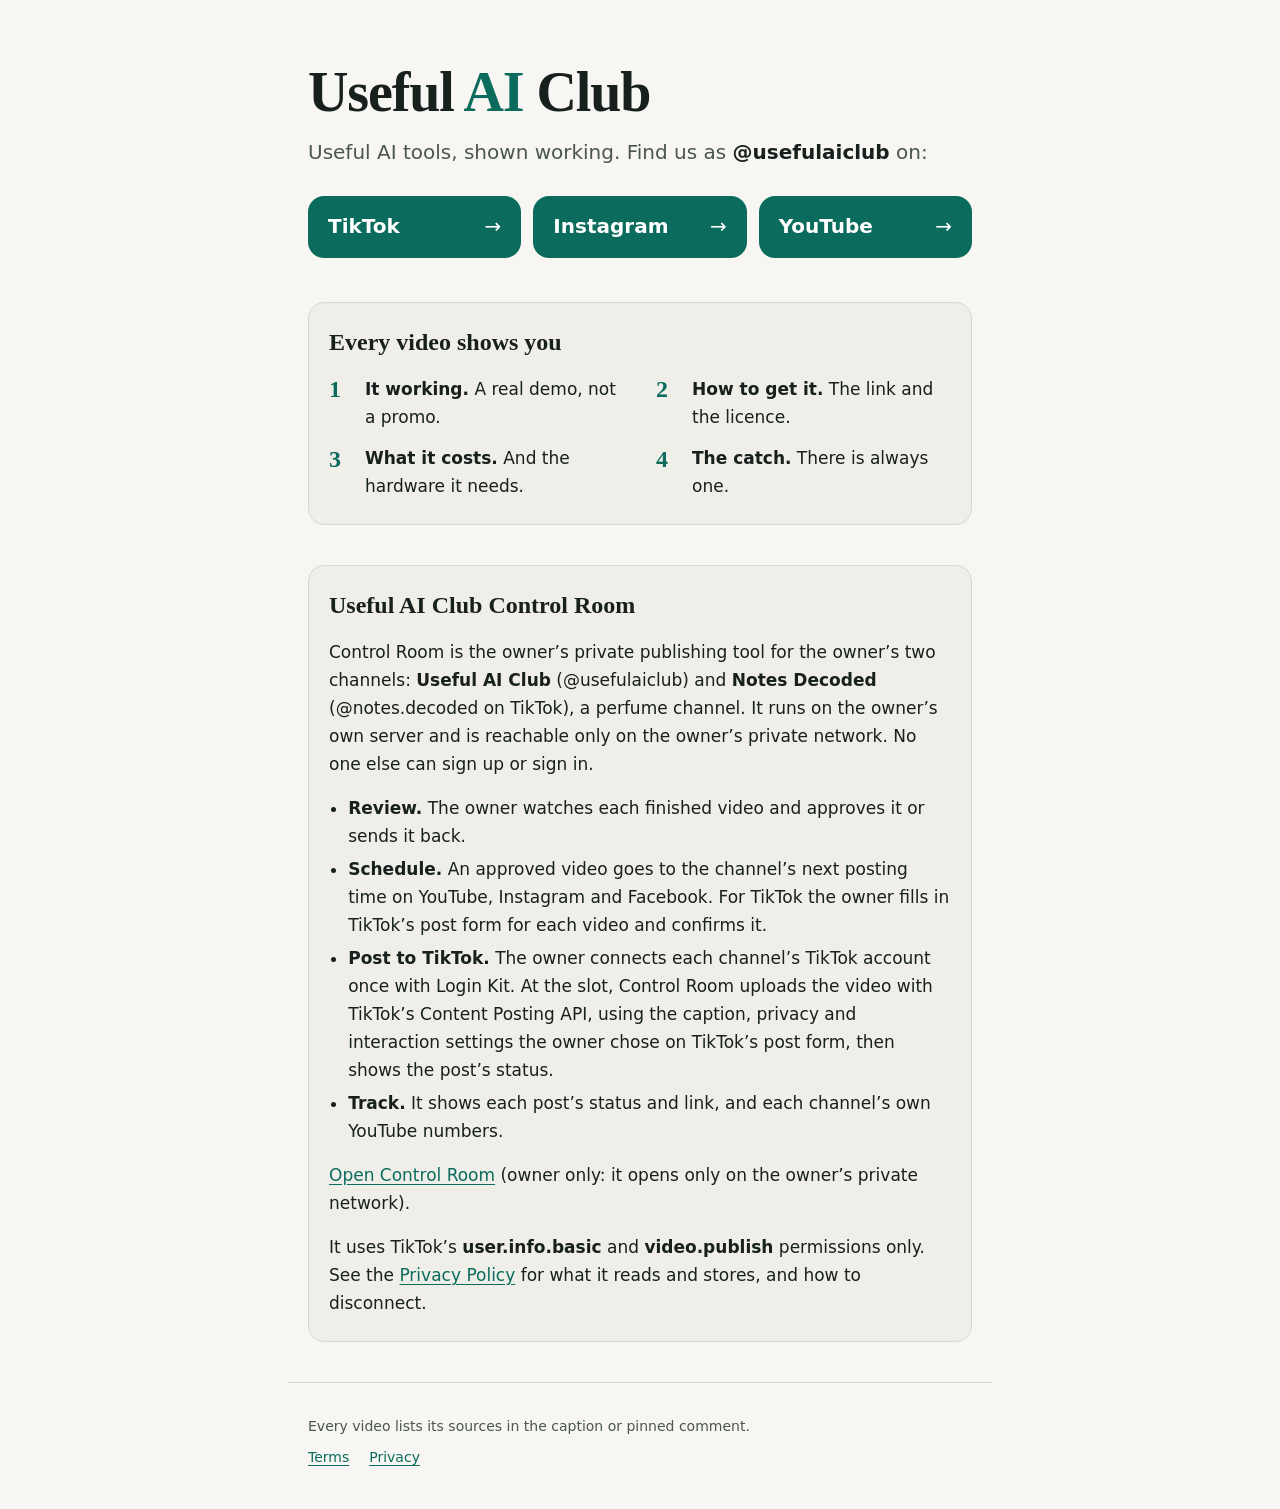
<file: index.html>
<!doctype html>
<html lang="en-GB">
<head>
<meta charset="utf-8">
<meta name="viewport" content="width=device-width,initial-scale=1">
<title>Useful AI Club</title>
<meta name="description" content="Useful AI tools, shown working. What it does, what it costs, and the catch.">
<link rel="icon" href="data:image/svg+xml,%3Csvg xmlns='http://www.w3.org/2000/svg' viewBox='0 0 32 32'%3E%3Crect width='32' height='32' rx='7' fill='%230b6b5c'/%3E%3Ctext x='16' y='21.5' font-family='Georgia,serif' font-size='15' font-weight='700' text-anchor='middle' fill='%23fff'%3EAI%3C/text%3E%3C/svg%3E">
<link rel="stylesheet" href="style.css">
</head>
<body>
<header>
<h1 class="mark">Useful <span>AI</span> Club</h1>
<p class="tag">Useful AI tools, shown working. Find us as <b>@usefulaiclub</b> on:</p>
</header>
<main>
<ul class="links">
<li><a class="btn" href="https://www.tiktok.com/@usefulaiclub">TikTok</a></li>
<li><a class="btn" href="https://www.instagram.com/usefulaiclub">Instagram</a></li>
<li><a class="btn" href="https://www.youtube.com/@usefulaiclub">YouTube</a></li>
</ul>
<section class="promise" aria-labelledby="promise-h">
<h2 id="promise-h">Every video shows you</h2>
<ol>
<li><b>It working.</b> A real demo, not a promo.</li>
<li><b>How to get it.</b> The link and the licence.</li>
<li><b>What it costs.</b> And the hardware it needs.</li>
<li><b>The catch.</b> There is always one.</li>
</ol>
</section>
<section class="promise app" id="control-room" aria-labelledby="app-h">
<h2 id="app-h">Useful AI Club Control Room</h2>
<p>Control Room is the owner&rsquo;s private publishing tool for the owner&rsquo;s two channels: <b>Useful AI Club</b> (@usefulaiclub) and <b>Notes Decoded</b> (@notes.decoded on TikTok), a perfume channel. It runs on the owner&rsquo;s own server and is reachable only on the owner&rsquo;s private network. No one else can sign up or sign in.</p>
<ul>
<li><b>Review.</b> The owner watches each finished video and approves it or sends it back.</li>
<li><b>Schedule.</b> An approved video goes to the channel&rsquo;s next posting time on YouTube, Instagram and Facebook. For TikTok the owner fills in TikTok&rsquo;s post form for each video and confirms it.</li>
<li><b>Post to TikTok.</b> The owner connects each channel&rsquo;s TikTok account once with Login Kit. At the slot, Control Room uploads the video with TikTok&rsquo;s Content Posting API, using the caption, privacy and interaction settings the owner chose on TikTok&rsquo;s post form, then shows the post&rsquo;s status.</li>
<li><b>Track.</b> It shows each post&rsquo;s status and link, and each channel&rsquo;s own YouTube numbers.</li>
</ul>
<p><a href="https://ai-shorts-box.tail03f673.ts.net/v2/channels.html">Open Control Room</a> (owner only: it opens only on the owner&rsquo;s private network).</p>
<p>It uses TikTok&rsquo;s <b>user.info.basic</b> and <b>video.publish</b> permissions only. See the <a href="privacy.html#tiktok">Privacy Policy</a> for what it reads and stores, and how to disconnect.</p>
</section>
</main>
<footer>
<p>Every video lists its sources in the caption or pinned comment.</p>
<nav aria-label="Legal"><a href="terms.html">Terms</a><a href="privacy.html">Privacy</a></nav>
</footer>
</body>
</html>
</file>
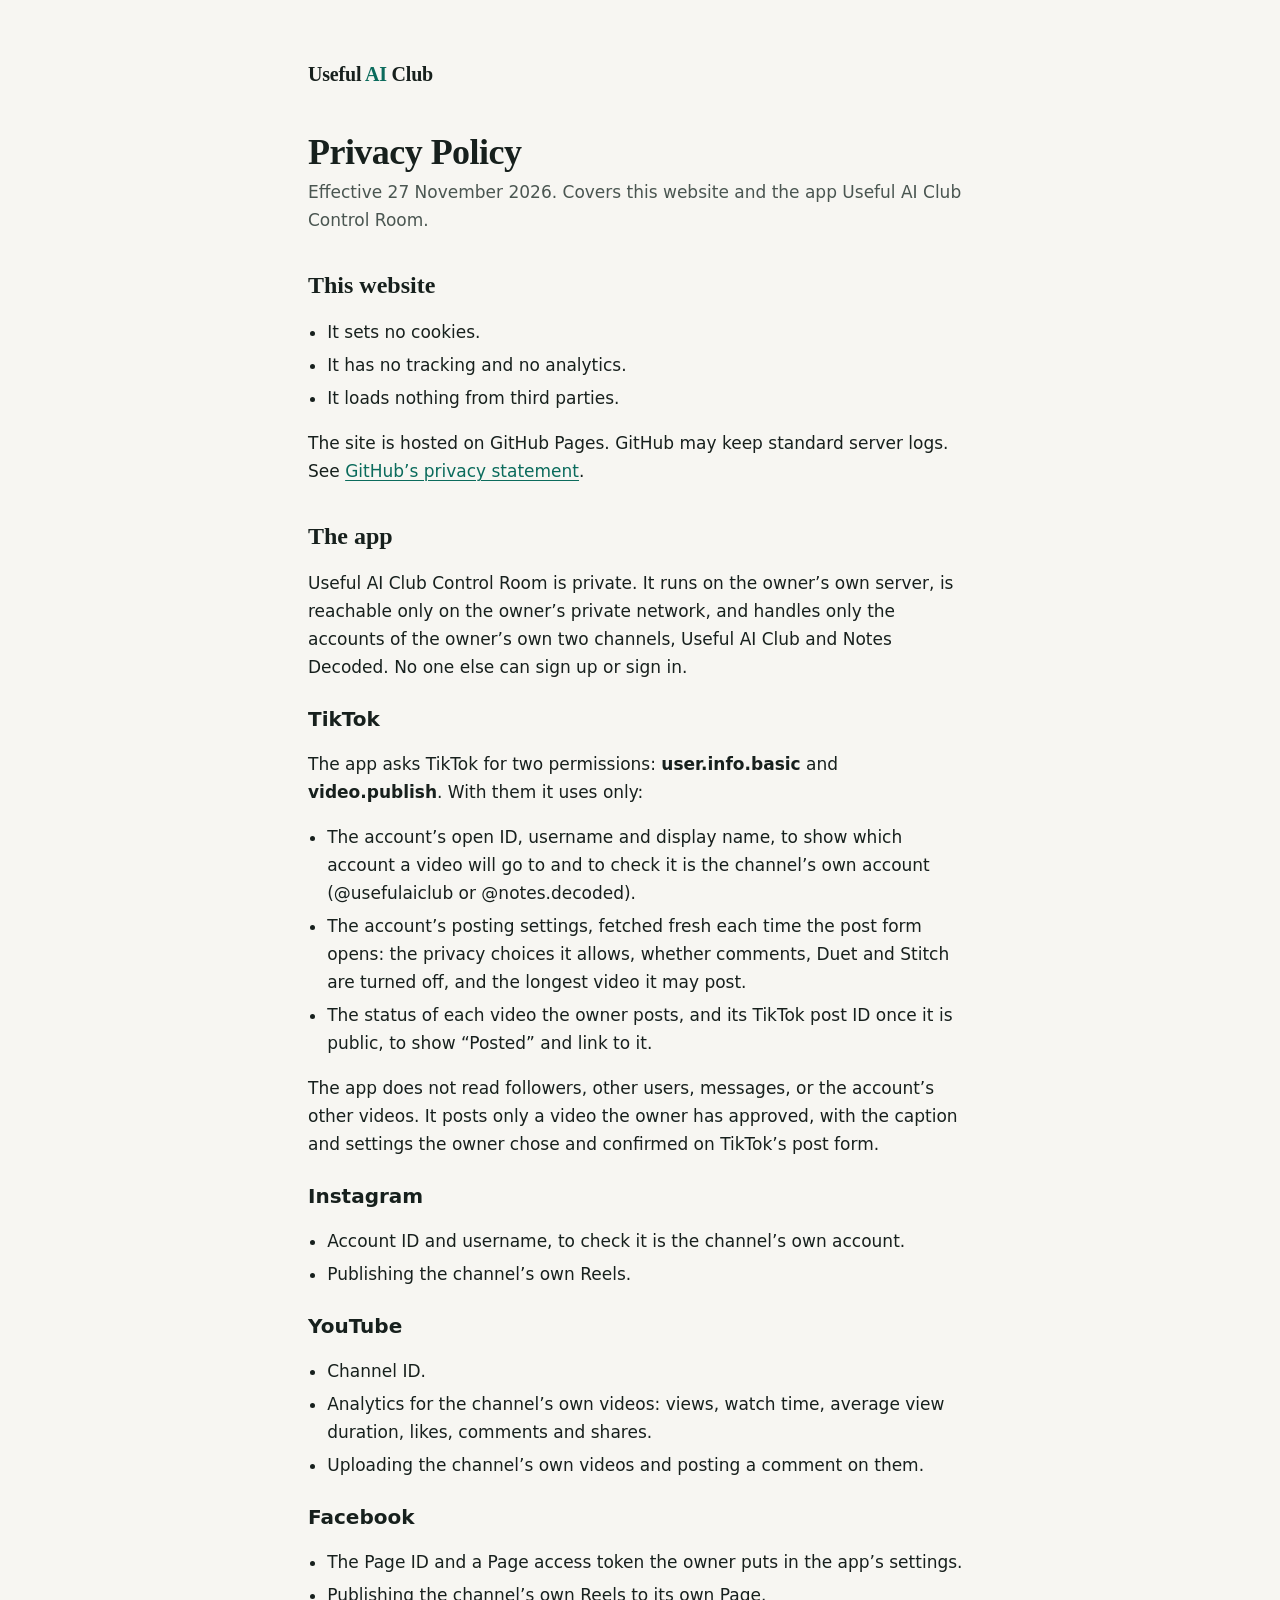
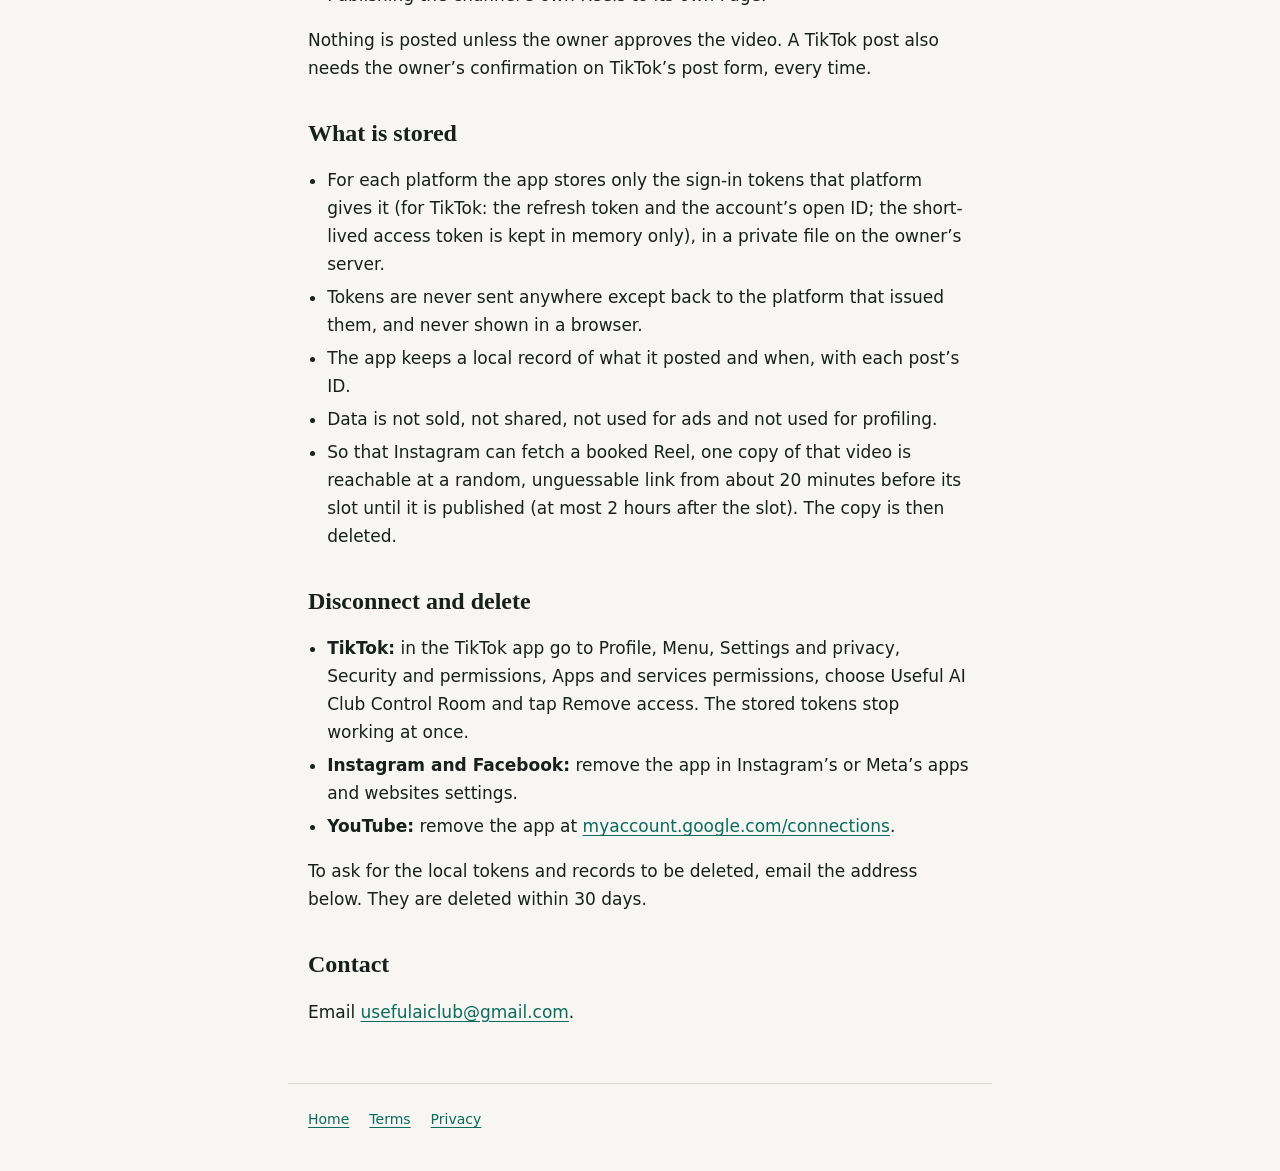
<file: privacy.html>
<!doctype html>
<html lang="en-GB">
<head>
<meta charset="utf-8">
<meta name="viewport" content="width=device-width,initial-scale=1">
<title>Privacy Policy | Useful AI Club</title>
<meta name="description" content="Privacy Policy for the Useful AI Club website and Control Room app.">
<link rel="icon" href="data:image/svg+xml,%3Csvg xmlns='http://www.w3.org/2000/svg' viewBox='0 0 32 32'%3E%3Crect width='32' height='32' rx='7' fill='%230b6b5c'/%3E%3Ctext x='16' y='21.5' font-family='Georgia,serif' font-size='15' font-weight='700' text-anchor='middle' fill='%23fff'%3EAI%3C/text%3E%3C/svg%3E">
<link rel="stylesheet" href="style.css">
</head>
<body>
<header><a class="mark" href="./">Useful <span>AI</span> Club</a></header>
<main>
<h1>Privacy Policy</h1>
<p class="meta">Effective 27 November 2026. Covers this website and the app Useful AI Club Control Room.</p>

<h2>This website</h2>
<ul>
<li>It sets no cookies.</li>
<li>It has no tracking and no analytics.</li>
<li>It loads nothing from third parties.</li>
</ul>
<p>The site is hosted on GitHub Pages. GitHub may keep standard server logs. See <a href="https://docs.github.com/en/site-policy/privacy-policies/github-general-privacy-statement">GitHub&rsquo;s privacy statement</a>.</p>

<h2>The app</h2>
<p>Useful AI Club Control Room is private. It runs on the owner&rsquo;s own server, is reachable only on the owner&rsquo;s private network, and handles only the accounts of the owner&rsquo;s own two channels, Useful AI Club and Notes Decoded. No one else can sign up or sign in.</p>

<h3 id="tiktok">TikTok</h3>
<p>The app asks TikTok for two permissions: <b>user.info.basic</b> and <b>video.publish</b>. With them it uses only:</p>
<ul>
<li>The account&rsquo;s open ID, username and display name, to show which account a video will go to and to check it is the channel&rsquo;s own account (@usefulaiclub or @notes.decoded).</li>
<li>The account&rsquo;s posting settings, fetched fresh each time the post form opens: the privacy choices it allows, whether comments, Duet and Stitch are turned off, and the longest video it may post.</li>
<li>The status of each video the owner posts, and its TikTok post ID once it is public, to show &ldquo;Posted&rdquo; and link to it.</li>
</ul>
<p>The app does not read followers, other users, messages, or the account&rsquo;s other videos. It posts only a video the owner has approved, with the caption and settings the owner chose and confirmed on TikTok&rsquo;s post form.</p>

<h3>Instagram</h3>
<ul>
<li>Account ID and username, to check it is the channel&rsquo;s own account.</li>
<li>Publishing the channel&rsquo;s own Reels.</li>
</ul>

<h3>YouTube</h3>
<ul>
<li>Channel ID.</li>
<li>Analytics for the channel&rsquo;s own videos: views, watch time, average view duration, likes, comments and shares.</li>
<li>Uploading the channel&rsquo;s own videos and posting a comment on them.</li>
</ul>
<h3>Facebook</h3>
<ul>
<li>The Page ID and a Page access token the owner puts in the app&rsquo;s settings.</li>
<li>Publishing the channel&rsquo;s own Reels to its own Page.</li>
</ul>

<p>Nothing is posted unless the owner approves the video. A TikTok post also needs the owner&rsquo;s confirmation on TikTok&rsquo;s post form, every time.</p>

<h2 id="storage">What is stored</h2>
<ul>
<li>For each platform the app stores only the sign-in tokens that platform gives it (for TikTok: the refresh token and the account&rsquo;s open ID; the short-lived access token is kept in memory only), in a private file on the owner&rsquo;s server.</li>
<li>Tokens are never sent anywhere except back to the platform that issued them, and never shown in a browser.</li>
<li>The app keeps a local record of what it posted and when, with each post&rsquo;s ID.</li>
<li>Data is not sold, not shared, not used for ads and not used for profiling.</li>
<li>So that Instagram can fetch a booked Reel, one copy of that video is reachable at a random, unguessable link from about 20 minutes before its slot until it is published (at most 2 hours after the slot). The copy is then deleted.</li>
</ul>

<h2 id="data-deletion">Disconnect and delete</h2>
<ul>
<li><b>TikTok:</b> in the TikTok app go to Profile, Menu, Settings and privacy, Security and permissions, Apps and services permissions, choose Useful AI Club Control Room and tap Remove access. The stored tokens stop working at once.</li>
<li><b>Instagram and Facebook:</b> remove the app in Instagram&rsquo;s or Meta&rsquo;s apps and websites settings.</li>
<li><b>YouTube:</b> remove the app at <a href="https://myaccount.google.com/connections">myaccount.google.com/connections</a>.</li>
</ul>
<p>To ask for the local tokens and records to be deleted, email the address below. They are deleted within 30 days.</p>

<h2>Contact</h2>
<p>Email <a href="mailto:usefulaiclub@gmail.com">usefulaiclub@gmail.com</a>.</p>
</main>
<footer>
<nav aria-label="Legal"><a href="./">Home</a><a href="terms.html">Terms</a><a href="privacy.html">Privacy</a></nav>
</footer>
</body>
</html>
</file>
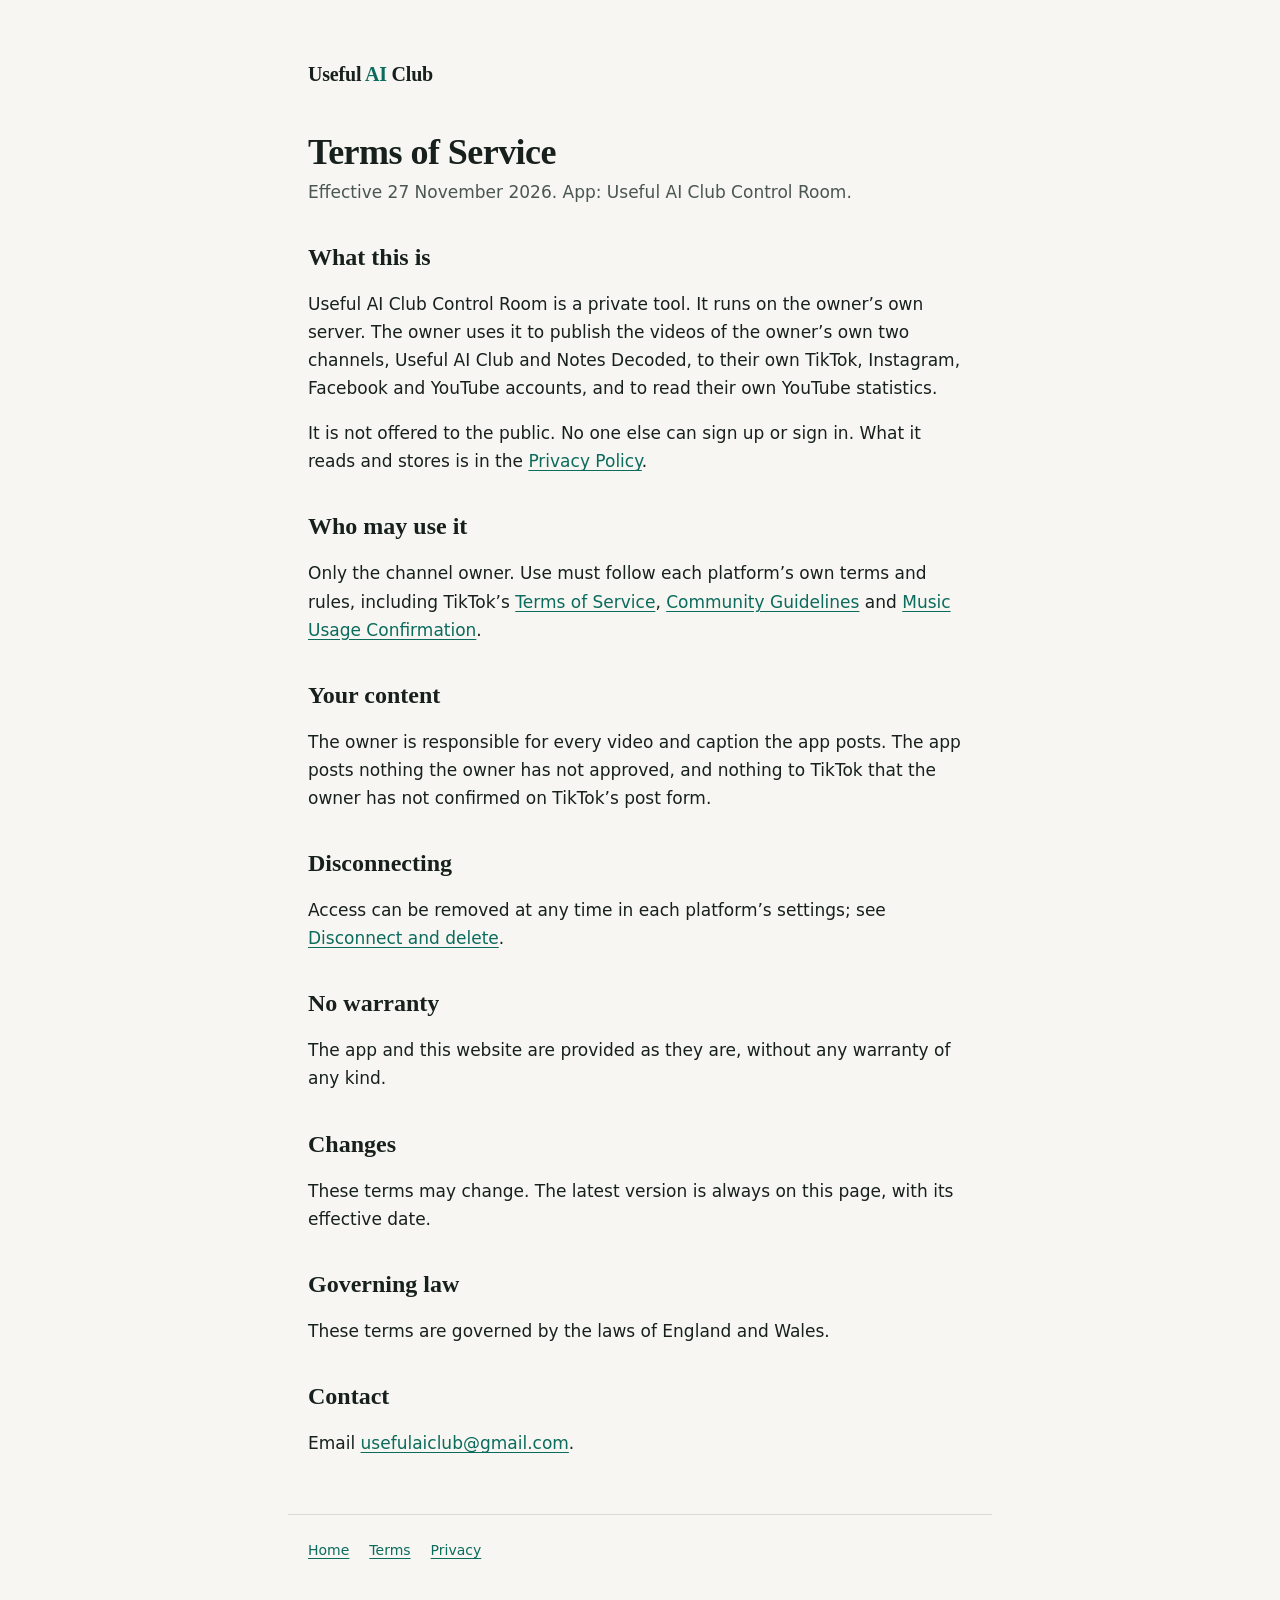
<file: terms.html>
<!doctype html>
<html lang="en-GB">
<head>
<meta charset="utf-8">
<meta name="viewport" content="width=device-width,initial-scale=1">
<title>Terms of Service | Useful AI Club</title>
<meta name="description" content="Terms of Service for the Useful AI Club Control Room app.">
<link rel="icon" href="data:image/svg+xml,%3Csvg xmlns='http://www.w3.org/2000/svg' viewBox='0 0 32 32'%3E%3Crect width='32' height='32' rx='7' fill='%230b6b5c'/%3E%3Ctext x='16' y='21.5' font-family='Georgia,serif' font-size='15' font-weight='700' text-anchor='middle' fill='%23fff'%3EAI%3C/text%3E%3C/svg%3E">
<link rel="stylesheet" href="style.css">
</head>
<body>
<header><a class="mark" href="./">Useful <span>AI</span> Club</a></header>
<main>
<h1>Terms of Service</h1>
<p class="meta">Effective 27 November 2026. App: Useful AI Club Control Room.</p>

<h2>What this is</h2>
<p>Useful AI Club Control Room is a private tool. It runs on the owner&rsquo;s own server. The owner uses it to publish the videos of the owner&rsquo;s own two channels, Useful AI Club and Notes Decoded, to their own TikTok, Instagram, Facebook and YouTube accounts, and to read their own YouTube statistics.</p>
<p>It is not offered to the public. No one else can sign up or sign in. What it reads and stores is in the <a href="privacy.html">Privacy Policy</a>.</p>

<h2>Who may use it</h2>
<p>Only the channel owner. Use must follow each platform&rsquo;s own terms and rules, including TikTok&rsquo;s <a href="https://www.tiktok.com/legal/page/global/terms-of-service/en">Terms of Service</a>, <a href="https://www.tiktok.com/community-guidelines">Community Guidelines</a> and <a href="https://www.tiktok.com/legal/page/global/music-usage-confirmation/en">Music Usage Confirmation</a>.</p>

<h2>Your content</h2>
<p>The owner is responsible for every video and caption the app posts. The app posts nothing the owner has not approved, and nothing to TikTok that the owner has not confirmed on TikTok&rsquo;s post form.</p>

<h2>Disconnecting</h2>
<p>Access can be removed at any time in each platform&rsquo;s settings; see <a href="privacy.html#data-deletion">Disconnect and delete</a>.</p>

<h2>No warranty</h2>
<p>The app and this website are provided as they are, without any warranty of any kind.</p>

<h2>Changes</h2>
<p>These terms may change. The latest version is always on this page, with its effective date.</p>

<h2>Governing law</h2>
<p>These terms are governed by the laws of England and Wales.</p>

<h2>Contact</h2>
<p>Email <a href="mailto:usefulaiclub@gmail.com">usefulaiclub@gmail.com</a>.</p>
</main>
<footer>
<nav aria-label="Legal"><a href="./">Home</a><a href="terms.html">Terms</a><a href="privacy.html">Privacy</a></nav>
</footer>
</body>
</html>
</file>
<file: style.css>
:root{
  color-scheme:light dark;
  --bg:#f7f6f2;--fg:#17201d;--muted:#4a5651;--line:#d9d9d0;--card:#efeee8;
  --accent:#0b6b5c;--on-accent:#fff;--accent-hover:#085246;
  --sans:ui-sans-serif,system-ui,-apple-system,"Segoe UI",Roboto,"Helvetica Neue",Arial,sans-serif;
  --serif:ui-serif,"Iowan Old Style","Palatino Linotype",Palatino,Georgia,serif;
  /* type scale: six steps only */
  --s-sm:.875rem;--s-body:1.0625rem;--s-lg:1.25rem;--s-xl:1.5rem;--s-2xl:2.25rem;--s-mark:clamp(2.4rem,11vw,3.5rem);
}
@media (prefers-color-scheme:dark){:root{
  --bg:#0e1311;--fg:#eef2ef;--muted:#a9b6b0;--line:#26302c;--card:#151c19;
  --accent:#5fd3bd;--on-accent:#04201a;--accent-hover:#86e2d0;
}}
*{box-sizing:border-box}
html{-webkit-text-size-adjust:100%}
body{margin:0;background:var(--bg);color:var(--fg);font:var(--s-body)/1.65 var(--sans)}
main,header,footer{width:100%;max-width:34rem;margin-inline:auto;padding-inline:1.25rem}
header{padding-top:2.5rem}
main{padding-block:1.5rem 2.5rem}
a{color:var(--accent);text-underline-offset:.2em}
a:focus-visible{outline:3px solid var(--accent);outline-offset:3px;border-radius:4px}
.mark{font:700 var(--s-mark)/1.02 var(--serif);letter-spacing:-.02em;margin:0;color:var(--fg);text-decoration:none;display:block}
a.mark{font-size:var(--s-lg);letter-spacing:-.01em}
.mark span{color:var(--accent)}
.tag{font-size:var(--s-lg);line-height:1.5;color:var(--muted);margin:1rem 0 0}
.tag b{color:var(--fg)}
.links{list-style:none;margin:0;padding:0;display:grid;gap:.75rem}
.btn{display:flex;align-items:center;justify-content:space-between;min-height:3.75rem;padding:.9rem 1.25rem;border-radius:1rem;background:var(--accent);color:var(--on-accent);font-weight:650;font-size:var(--s-lg);text-decoration:none;transition:background .15s,transform .15s}
.btn::after{content:"\2192";font-weight:400}
.btn:hover{background:var(--accent-hover)}
.btn:active{transform:scale(.985)}
.btn:focus-visible{outline:3px solid var(--fg);outline-offset:3px}
.promise{margin-top:2.5rem;padding:1.5rem 1.25rem;border-radius:1rem;background:var(--card);border:1px solid var(--line)}
.promise h2{margin:0 0 1rem;font-size:var(--s-xl)}
.promise ol{list-style:none;margin:0;padding:0;counter-reset:p;display:grid;gap:.85rem}
.promise ol li{counter-increment:p;position:relative;padding-left:2.25rem;margin:0}
.app ul{margin:0 0 1rem;padding-left:1.2rem}
.app p{margin:0 0 1rem}
.app p:last-child{margin-bottom:0}
.promise ol li::before{content:counter(p);position:absolute;left:0;top:.1em;font:700 var(--s-xl)/1 var(--serif);color:var(--accent)}
footer{padding-block:1.5rem 2.5rem;border-top:1px solid var(--line);color:var(--muted);font-size:var(--s-sm)}
footer p{margin:.5rem 0}
footer nav a{margin-right:1.25rem}
h1{font:700 var(--s-2xl)/1.15 var(--serif);letter-spacing:-.015em;margin:1.5rem 0 .25rem}
h2{font:700 var(--s-xl)/1.3 var(--serif);margin:2.25rem 0 .5rem}
h3{font-size:var(--s-lg);line-height:1.4;margin:1.5rem 0 .25rem}
.meta{color:var(--muted);margin:0 0 1.5rem}
p,li{max-width:40em}
ul{padding-left:1.2rem}
li{margin:.3rem 0}
@media (min-width:700px){
  main,header,footer{max-width:44rem}
  header{padding-top:4rem}
  .links{grid-template-columns:repeat(3,1fr)}
  .promise ol{grid-template-columns:1fr 1fr;column-gap:2rem}
}
@media (prefers-reduced-motion:reduce){*{transition:none!important}}
</file>
